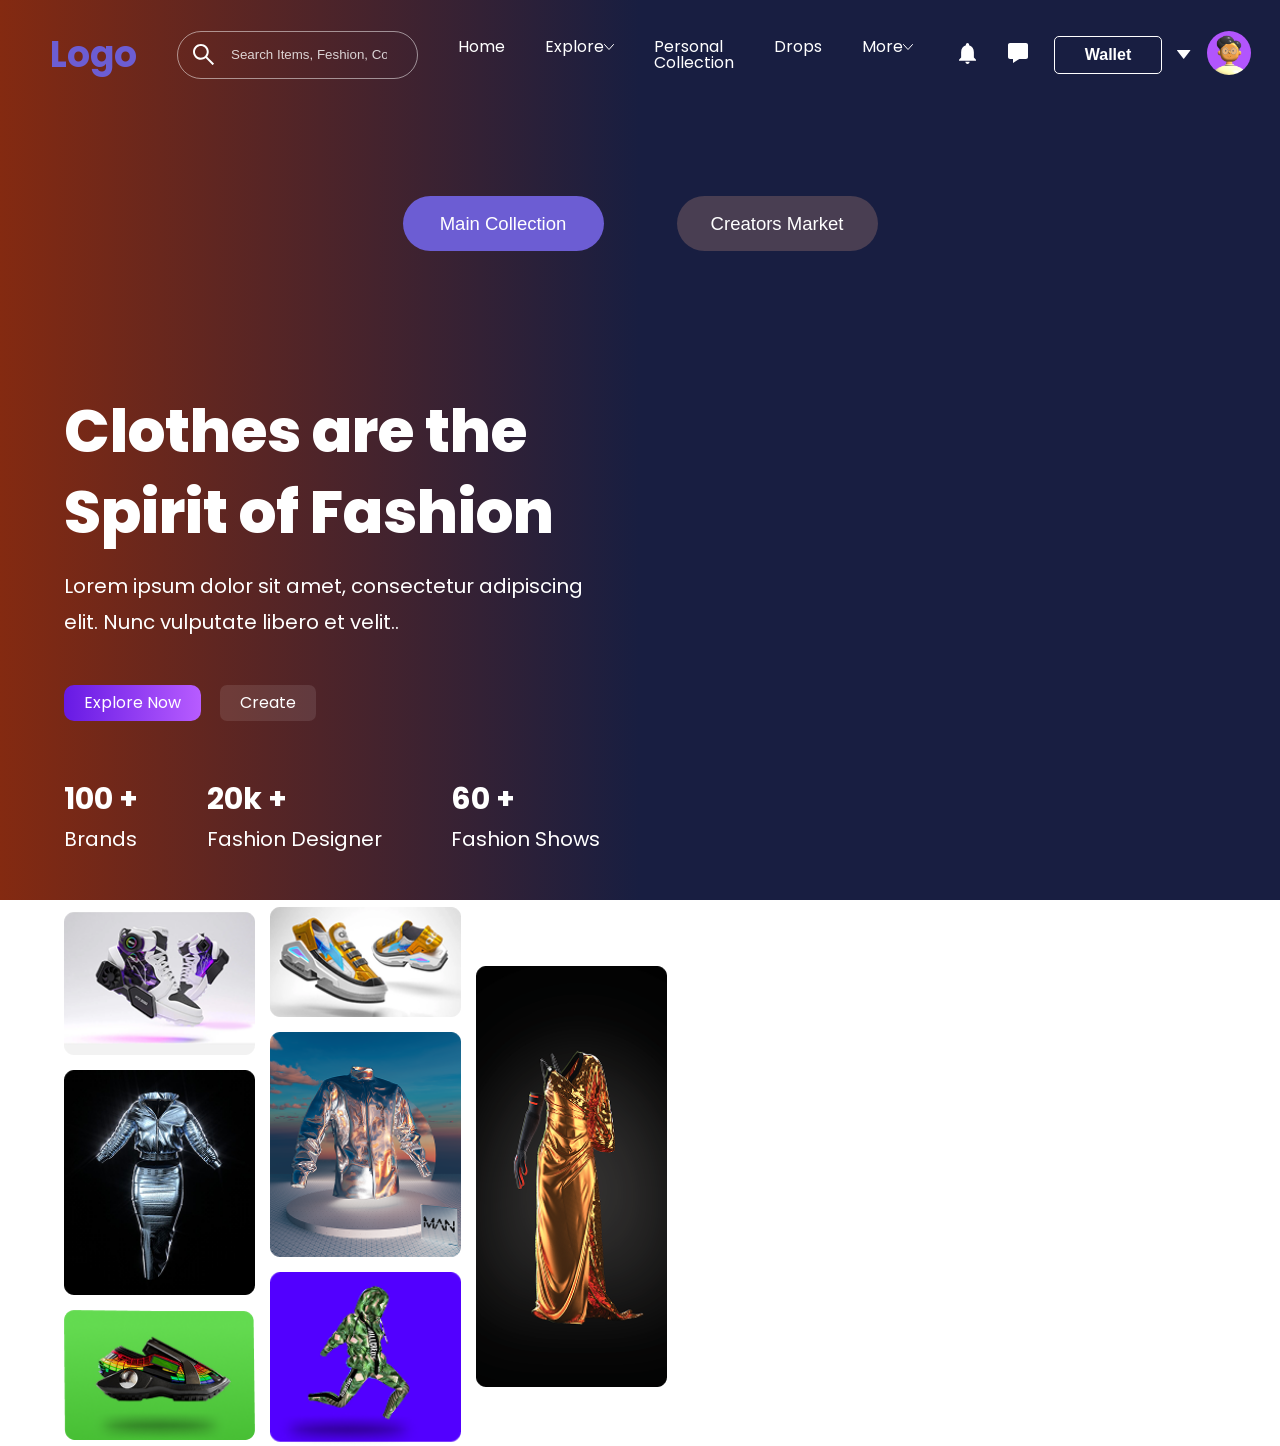
<file: index.html>
<!DOCTYPE html>
<html lang="en">
<head>
    <meta charset="UTF-8">
    <meta name="viewport" content="width=device-width, initial-scale=1.0">
    <title>Fasion Marketplace</title>
    <link rel="preconnect" href="https://fonts.googleapis.com">
    <link rel="preconnect" href="https://fonts.gstatic.com/" crossorigin>
    <link
        href="https://fonts.googleapis.com/css2?family=Poppins:ital,wght@0,100;0,200;0,300;0,400;0,500;0,600;0,700;0,800;0,900;1,100;1,200;1,300;1,400;1,500;1,600;1,700;1,800;1,900&display=swap"
        rel="stylesheet">
    <link rel="stylesheet" href="assets/css/reset.css">
    <link rel="stylesheet" href="assets/css/style.css">
</head>
<body>
    <header>
        <nav class="d-flex gap-40 align-center ">
            <a href="index.html" class="logo">Logo</a>
            <form action="" class="search">
                <img src="assets/images/icons/searching.svg" alt="searching-icon" class="search-icon">
                <input type="search" aria-label="Search" placeholder="Search Items, Feshion, Collection and Users">
            </form>
            <ul class="nav-links d-flex gap-40">
                <li><a href="index.html">Home</a></li>
                <li><a href="">Explore <img src="assets/images/icons/dropdown.svg" alt="dropdown"></a></li>
                <li><a href="">Personal Collection</a></li>
                <li><a href="">Drops</a></li>
                <li><a href="">More <img src="assets/images/icons/dropdown.svg" alt="dropdown"></a></li>
            </ul>
            <div class="nav-action d-flex align-center">
                <button type="button" class="icon-btn" ><img src="assets/images/icons/alarts.svg" alt="alart-icon"></button>
                <button type="button" class="icon-btn"><img src="assets/images/icons/notifications.svg" alt="notifucation-icon"></button>
                <button type="button" class="btn">Wallet</button>
                <div class="profile-dropdown d-flex align-center">
                    <img src="assets/images/icons/chevron.svg" alt="">
                    <button type="button" class="profile"><img src="assets/images/icons/user-icon.svg" alt="user-icon"></button>
                </div>
            </div>
        </nav>
    </header>
    <main>
        <section class="hero">
            <div class="tabs d-flex justify-center">
                    <button class="tab active-btn">Main Collection</button>
                    <button class="tab non-active">Creators Market</button>
            </div>
                <div class="contents d-flex wrap container ">
                    <div class="content">
                        <h1 class="lh-135">Clothes are the Spirit of Fashion</h1>
                        <p class="lh-180">Lorem ipsum dolor sit amet, consectetur adipiscing elit. Nunc vulputate libero et velit..</p>
                        <a href="" class="btn"> Explore Now </a>
                        <a href="" class="btn-2">Create</a>
            
                        <ul class="statistics-wrapper  d-flex justify-between">
                            <li>
                                <p class="bold-700 ">100 +</p>
                                <p >Brands</p>
                            </li>
                            <li>
                                <p class="bold-700 ">20k +</p>
                                <p >Fashion Designer</p>
                            </li>
                            <li>
                                <p class="bold-700">60 +</p>
                                <p >Fashion Shows</p>
                            </li>
                        </ul>
                    </div>
                    <div class="gallery">
                        <div class="gallery-col">
                            <img src="assets/images/Cyber-Purple Sneakers.png" alt="Cyber-Purple Sneakers">
                            <img src="assets/images/Chrome Suit.png" alt="Chrome suit">
                            <img src="assets/images/Rainbow Slider.png" alt="rainbow slider">
                        </div>
                        <div class="gallery-col">
                            <img src="assets/images/Gold-Lightning Shoes.png" alt="Gold-Lightning Shoes">
                            <img src="assets/images/Liquid Chrome Jacket.png" alt="Liquid Chrome Jacket">
                            <img src="assets/images/Camo Techwear.png" alt="Camo Techwear">
                        </div>
                        <div class="gallery-col">
                            <img src="assets/images/Gold Gala Gown.png" alt="Gold Gala Gown">
                        </div>
                    </div>
                </div>
        </section>
    </main>
</body>
</html>
</file>
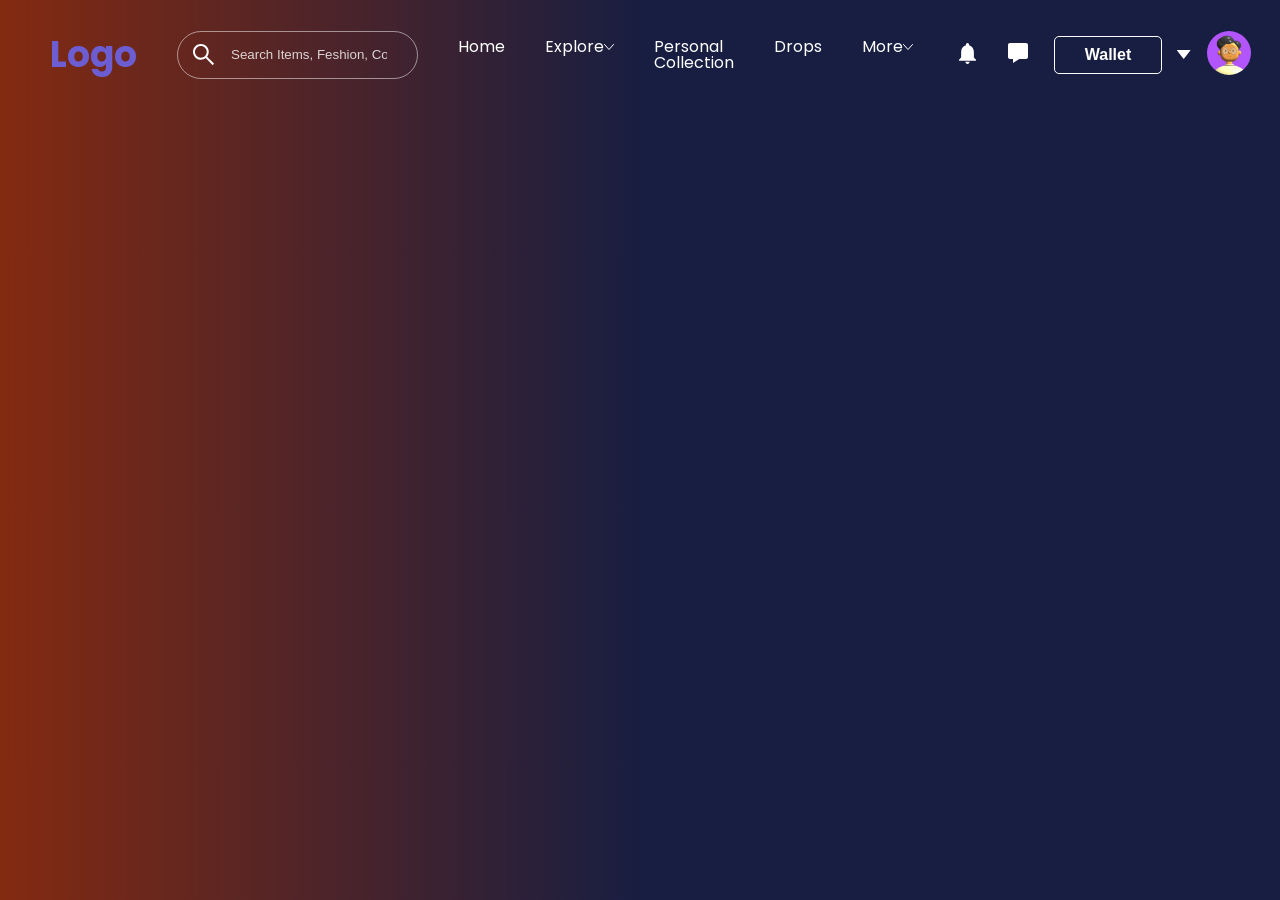
<file: html/index.html>
<!DOCTYPE html>
<html lang="en">
<head>
    <meta charset="UTF-8">
    <meta name="viewport" content="width=device-width, initial-scale=1.0">
    <title>fasion marketplace</title>
    <link rel="preconnect" href="https://fonts.googleapis.com">
    <link rel="preconnect" href="https://fonts.gstatic.com/" crossorigin>
    <link
        href="https://fonts.googleapis.com/css2?family=Poppins:ital,wght@0,100;0,200;0,300;0,400;0,500;0,600;0,700;0,800;0,900;1,100;1,200;1,300;1,400;1,500;1,600;1,700;1,800;1,900&display=swap"
        rel="stylesheet">
    <link rel="stylesheet" href="/assets/css/reset.css">
    <link rel="stylesheet" href="/assets/css/style.css">
</head>
<body>
    <header>
        <nav class="d-flex gap-40 align-center">
            <a href="index.html" class="logo">Logo</a>
            <form action="" class="search">
                <img src="/assets/images/searching.svg" alt="searching-icon" class="search-icon">
                <input type="search" placeholder="Search Items, Feshion, Collection and Users">
            </form>
            <ul class="nav-links d-flex gap-40">
                <li><a href="index.html">Home</a></li>
                <li><a href="">Explore <img src="/assets/images/dropdown.svg" alt="dropdown"></a></li>
                <li><a href="">Personal Collection</a></li>
                <li><a href="">Drops</a></li>
                <li><a href="">More <img src="/assets/images/dropdown.svg" alt="dropdown"></a></li>
            </ul>
            <div class="nav-action d-flex align-center">
                <button type="button" class="icon-btn" ><img src="/assets//images/alarts.svg" alt="alart-icon"></button>
                <button type="button" class="icon-btn"><img src="/assets/images/notifications.svg" alt="notifucation-icon"></button>
                <button type="button" class="btn">Wallet</button>
                <div class="profile-dropdown d-flex align-center">
                    <img src="/assets/images/chevron.svg" alt="">
                    <button type="button" class="profile"><img src="/assets/images/user-icon.svg" alt="user-icon"></button>
                </div>
            </div>
        </nav>
    </header>
</body>
</html>
</file>
<file: assets/css/style.css>
:root {
    --font-main:"Poppins", sans-serif;
    /* typography */
    --heading-1: 60px;
    --heading-2: 50px;
    --heading-3: 40px;
    --heading-4: 36px;
    --base: 20px;
    --main-buttons:18.54px; 
    --navigation: 16px;
    --min: 15px;

    /* colors */
    --background:linear-gradient(to left, #B75CFF, #671AE4);;
    --dark-300: #3B3B3B;
    --light-50: #FFFFFF80;
    --light: #fff;

    /*  */
    --primary-radius: 20px;
}
body{
    font-family: var(--font-main);
    background: linear-gradient( to right, #842A11,#181E41 50%) fixed;
    background-repeat: no-repeat;
    min-height: 100vh;
    width: 100%;
    color: var(--light);
}
/* utility classes START */
.container {
    max-width: 1197px;
    margin: 0 auto;
    width: 90%;
}
.small-container{

}
.medium-container{

}
.d-flex {
    display: flex;
}

.justify-between {
    justify-content: space-between;
}

.justify-center {
    justify-content: center;
}

.align-center {
    align-items: center;
}
.align-baseline{
    align-items: baseline;
}
.d-column {
    flex-direction: column;
}

.wrap {
    flex-wrap: wrap;
}
a{
    color: var(--light);
}
.gap-40{
    gap: 40px;
}
.bold-700 {
    font-weight: 700;
}
.lh-180 {
    line-height: 180%;
}

.lh-135 {
    line-height: 135%;
}

/* utility classes END */

header {
    padding: 30px 50px;
    color: var(--light);

    nav {
        

        .logo {
            font-size: 36px;
            font-weight: 700;
            color: #6C5DD3;
        }

        .search {
            display: flex;
            padding: 0 var(--min);
            gap: var(--min);
            align-items: center;
            max-width: 358px;
            width: 100%;
            height: 48px;
            border: 1px solid rgba(255, 255, 255, 0.5);
            border-radius: 184px;

            input {
                background: none;
                border: none;
                outline: none;
                flex: 1;

                &::placeholder {
                    color: var(--light);
                    opacity: 0.8;

                }
            }
        }
        .nav-links{
            a:hover{
                opacity: 0.7;
            }
        }
        .nav-action {
            .icon-btn {
                background: none;
                border: none;
                margin-right: 20px;
                cursor: pointer;
            }
            .btn{
                width: 108px;
                height: 38px;
                background: none;
                border:1px solid rgba(255, 255, 255, 1) ;
                color: var(--light);
                border-radius: 5px;
                margin-right: 15px;
                font-weight: 600;
                font-size: 16px;
                cursor: pointer;
            }
            .profile-dropdown{
                gap: 10px;
                .profile{
                    background: none;
                    border: none;
                    cursor: pointer;
                }
            }
        }
        
    }
}
main{
    
    .hero{

        .tabs{
            margin: 87px 0 140px 0;
            gap: 73px;
            &
            .tab{
                width:min(201px, 100%);
                height: 55px;
                border-radius:200px;
                font-size: var(--main-buttons);
                color: var(--light);
                border: none;
            }
            .active-btn{
                background: rgba(108, 93, 211, 1);
                &:hover{
                    background: #554861;
                }
            }
            .non-active{
                background: #493E52;
                &:hover{
                    background: rgb(69, 59, 134);
                }
            }
        }
        .content{
            max-width: 536px;
            h1{
                font-size: var(--heading-1);
                font-weight: 800;
                letter-spacing:2%;
            }
            p{
                font-size: 20px;
                margin-top: 15px;
            }
            .btn{
                border-radius: 10px;
                background:linear-gradient(to left, #B75CFF, #671AE4);
                padding: 10px 20px;
                margin-top: 45px;
            }
            .btn-2{
                background: rgba(255, 255, 255, 0.1);
                padding: 10px 20px;
                border-radius: 7px;
                margin-left: 15px;
            }
            ul.statistics-wrapper {
                margin-top: 48px;
            li {
                p {
                    &:first-child {
                        font-size: 30px;
                    }

                    &:last-child {
                        font-size: var(--base);
                    }
                }
            }

        }
        }
        .contents{
            gap: 58px;
        }
        .gallery {
            display: grid;
            grid-template-columns: repeat(3, 191px);
            gap: 15px;
            align-items: center;
        }
        .gallery-col {
            display: flex;
            flex-direction: column;
            gap: 15px;
        }
    }
}
</file>
